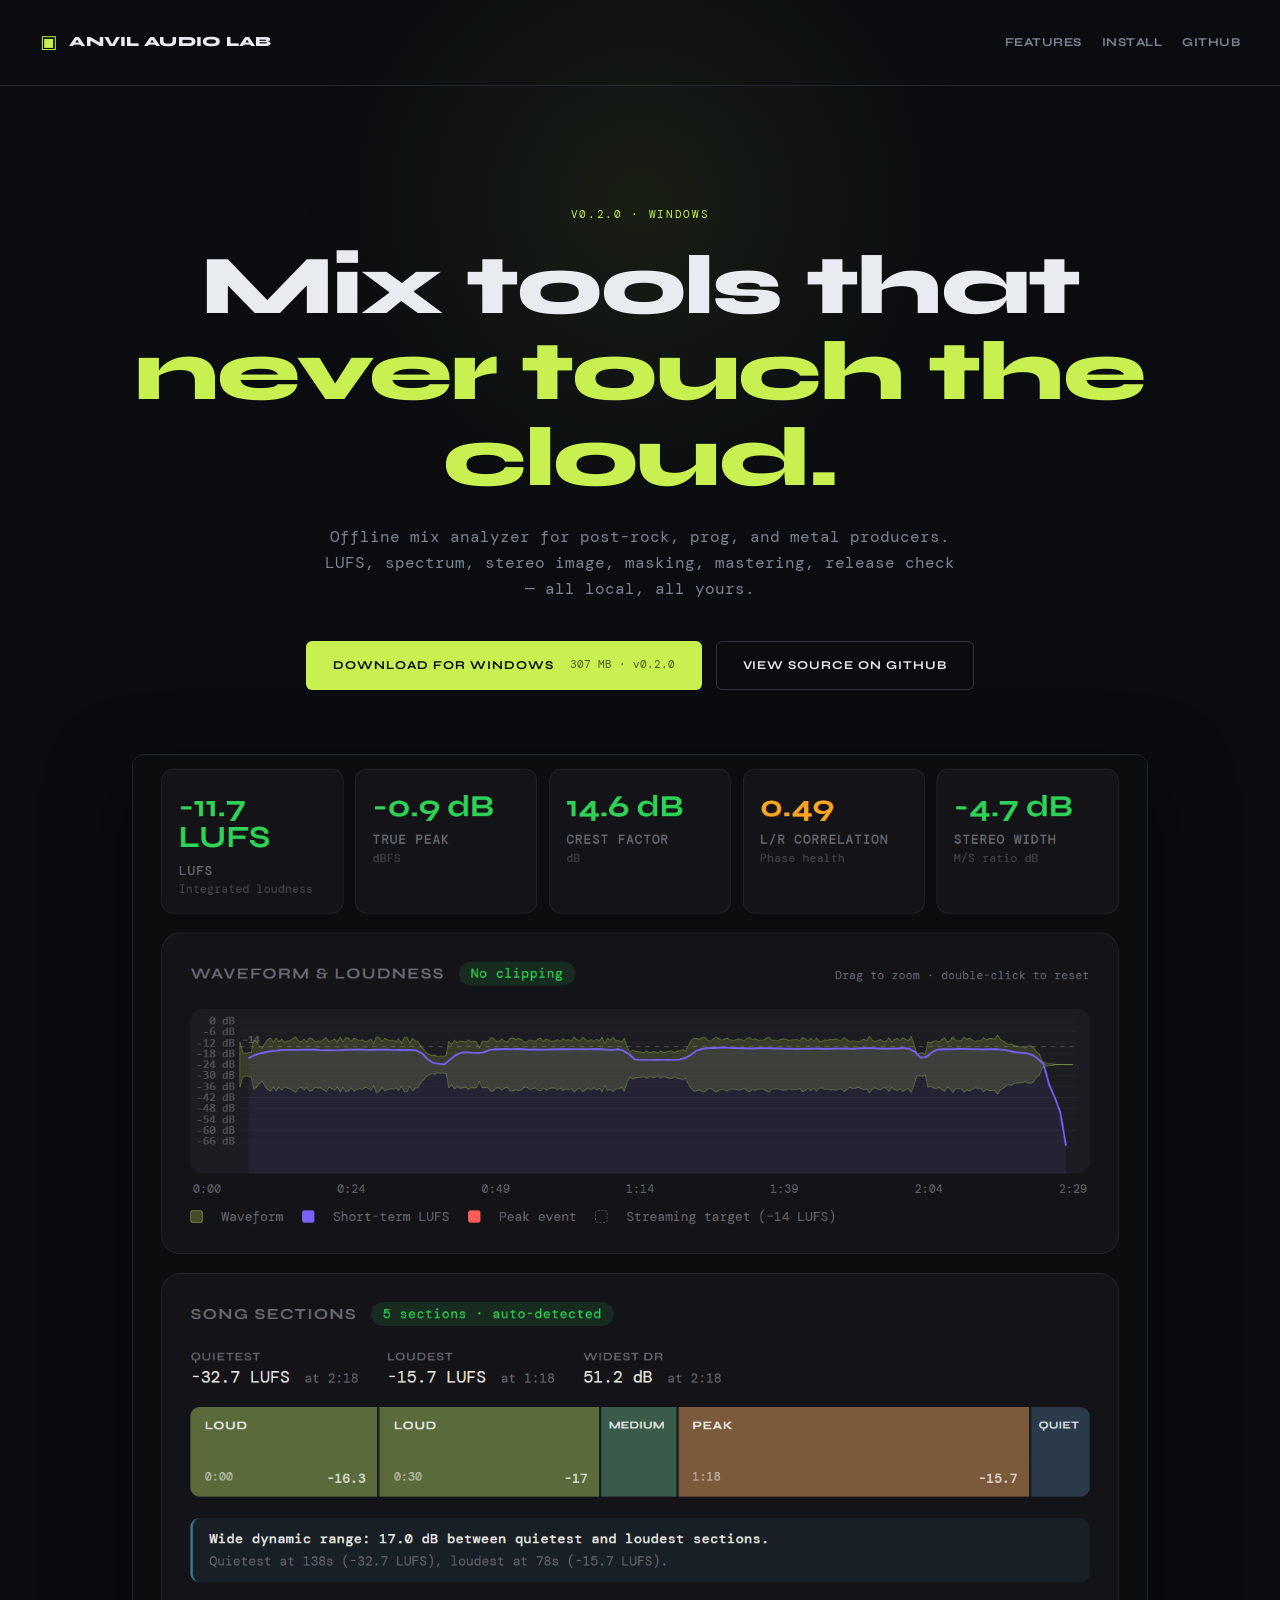
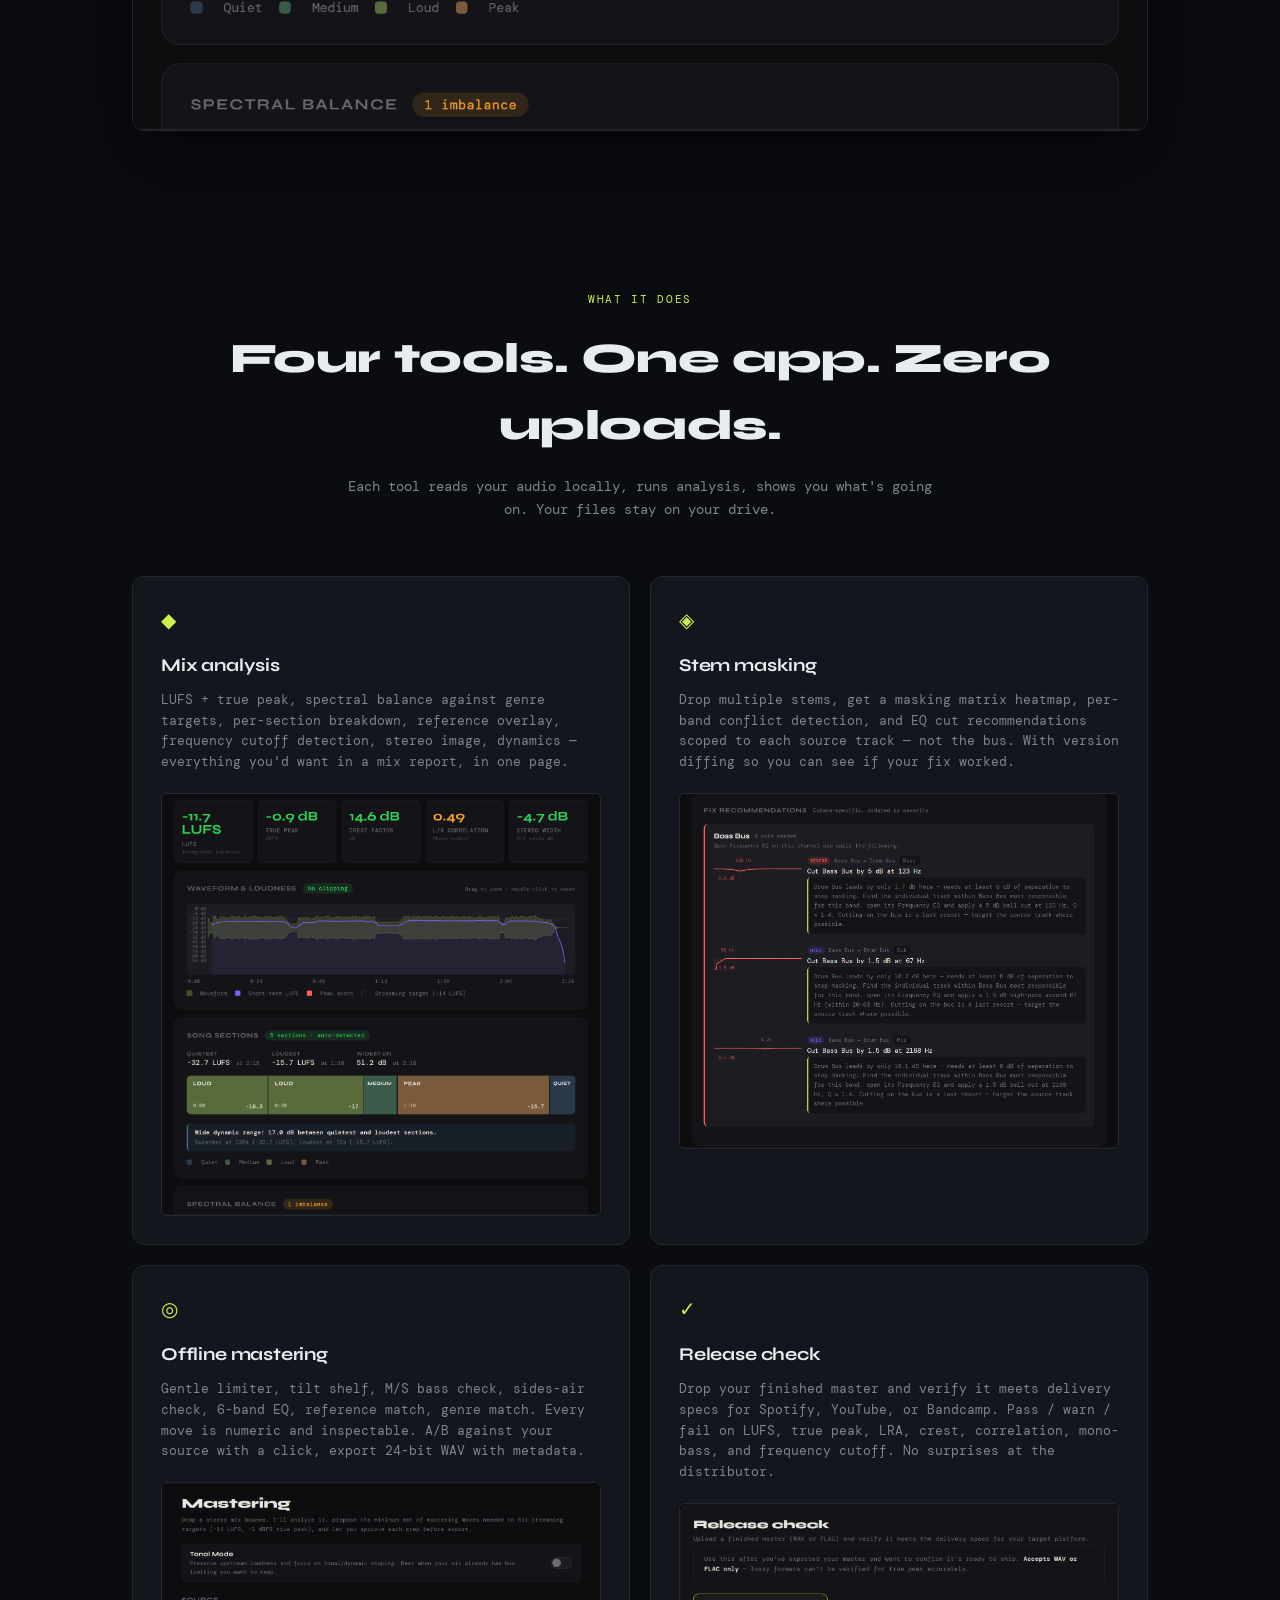
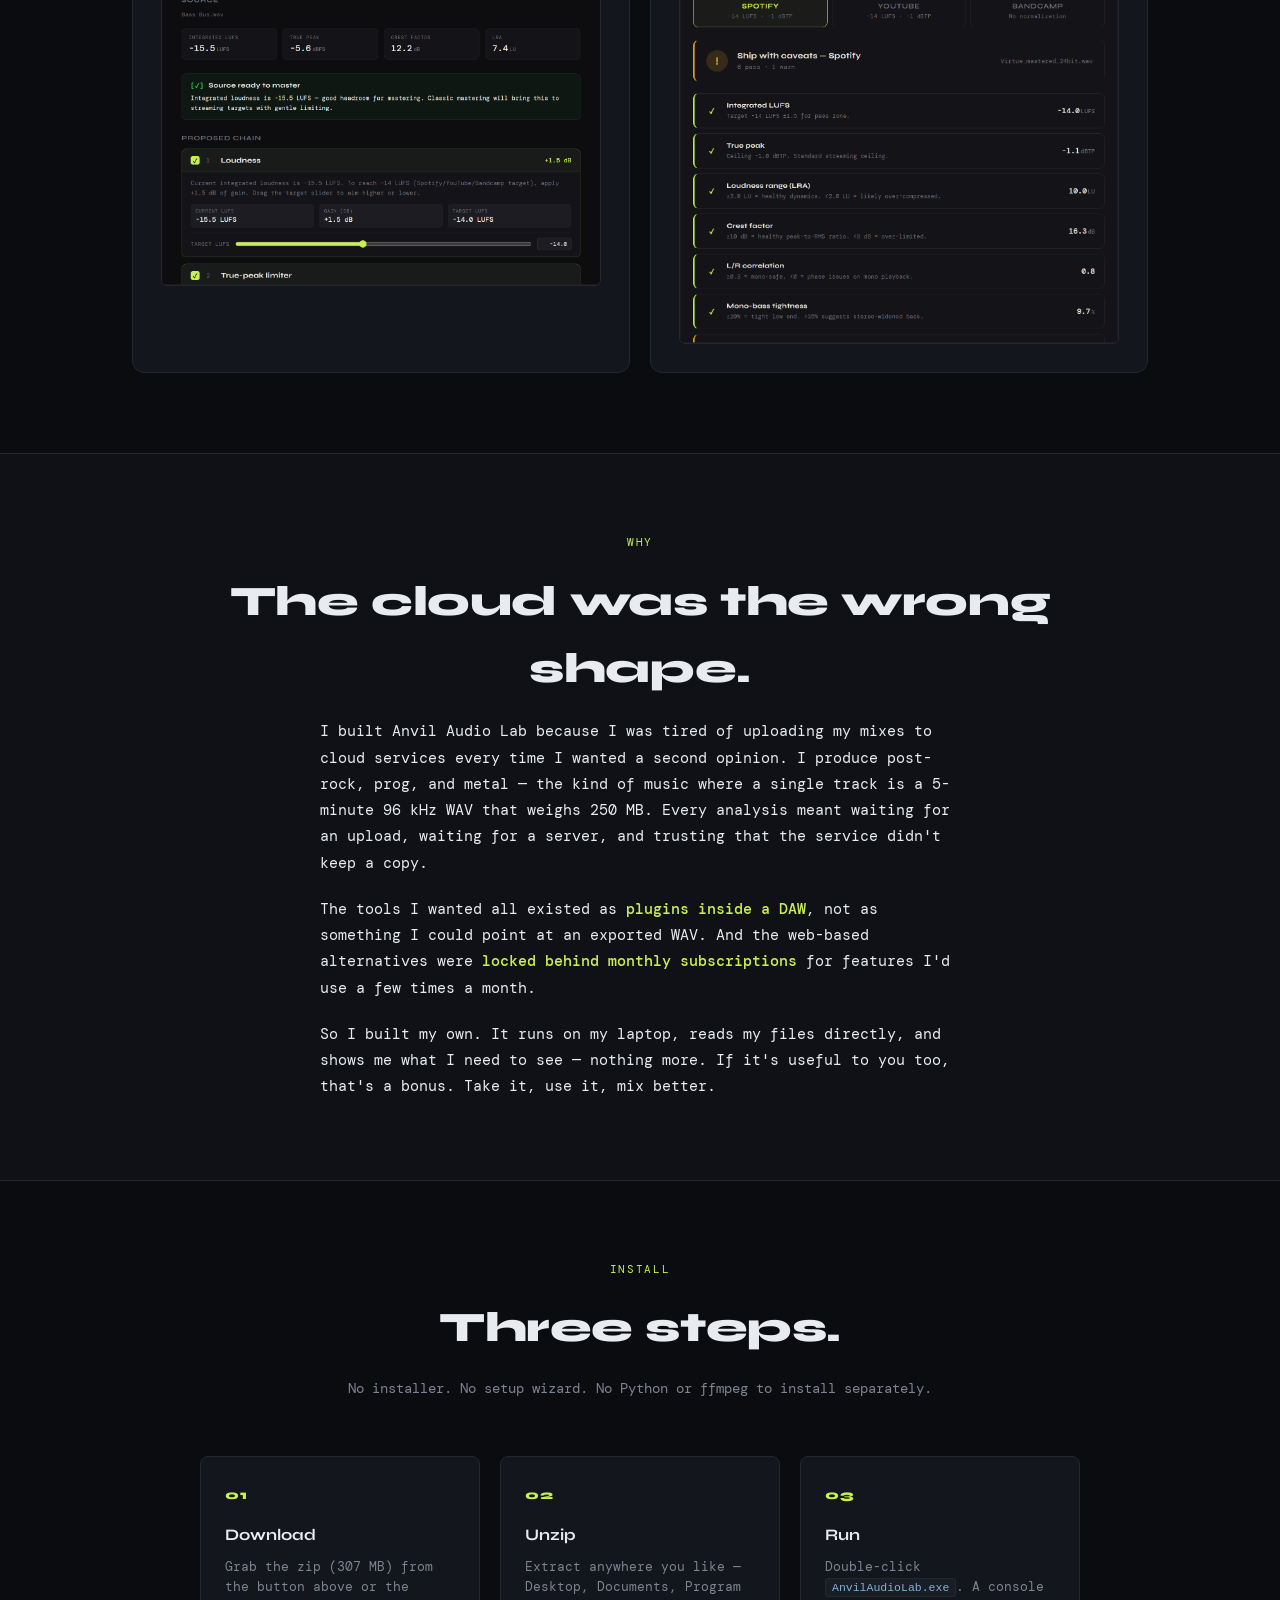
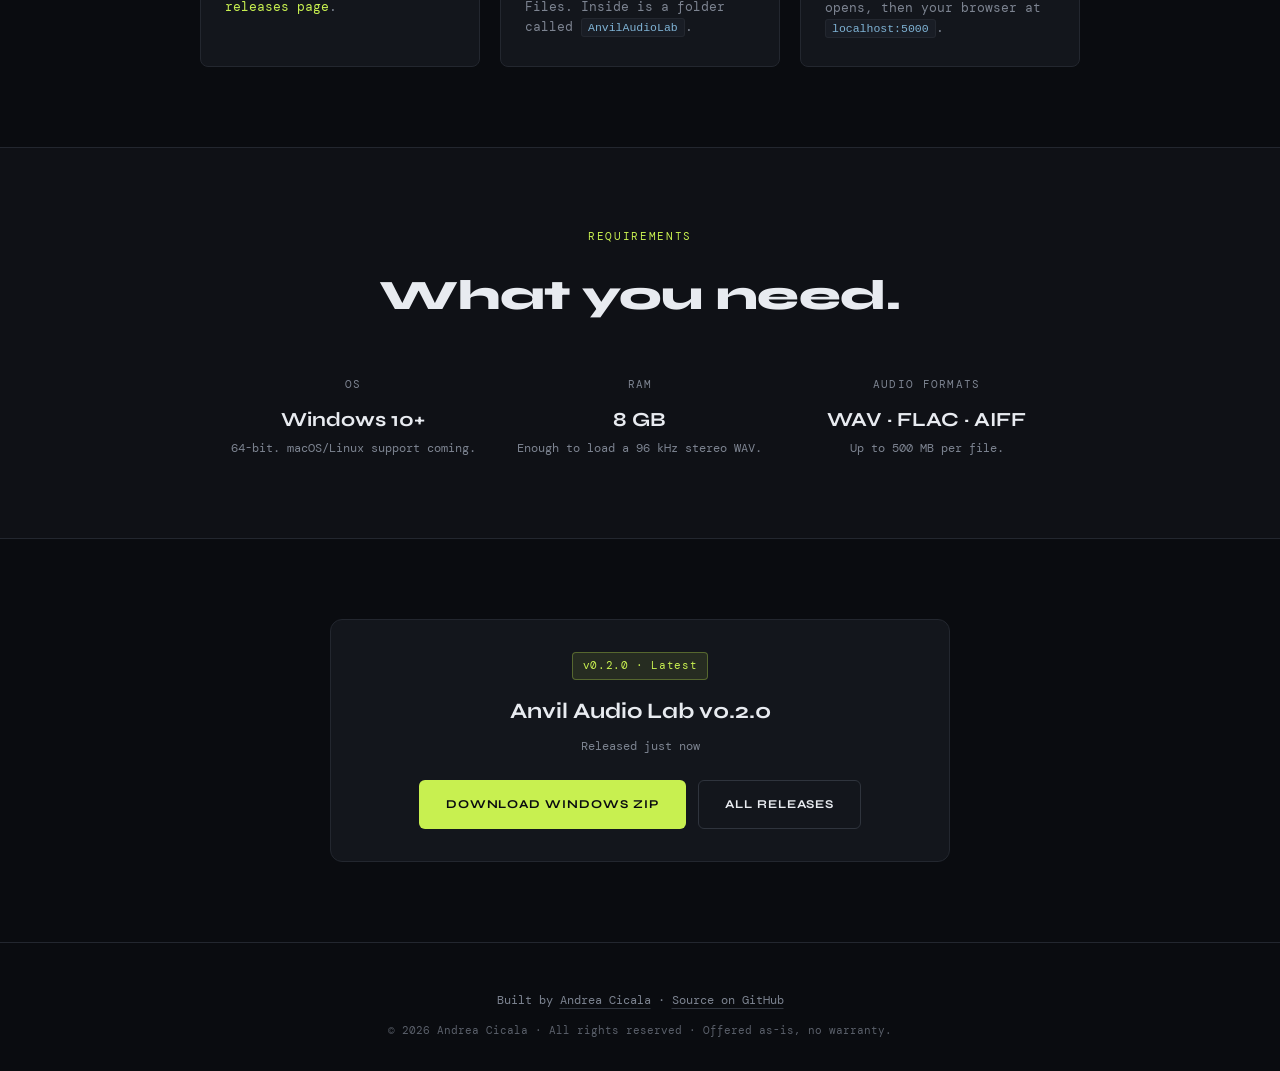
<file: docs/index.html>
<!DOCTYPE html>
<html lang="en">
<head>
  <meta charset="UTF-8" />
  <meta name="viewport" content="width=device-width, initial-scale=1.0" />
  <title>Anvil Audio Lab — Offline mix analyzer</title>
  <meta name="description" content="Offline mix analyzer for post-rock, prog, and metal producers. LUFS, spectrum, stereo, dynamics, release check — no cloud, no uploads.">

  <!-- Open Graph / social cards -->
  <meta property="og:title" content="Anvil Audio Lab">
  <meta property="og:description" content="Offline mix analyzer for post-rock, prog, and metal producers.">
  <meta property="og:image" content="https://andreacicala.github.io/Anvil-Audio-Lab/images/mix-analysis.png">
  <meta property="og:url" content="https://andreacicala.github.io/Anvil-Audio-Lab/">
  <meta property="og:type" content="website">

  <link rel="preconnect" href="https://fonts.googleapis.com">
  <link rel="preconnect" href="https://fonts.gstatic.com" crossorigin>
  <link href="https://fonts.googleapis.com/css2?family=DM+Mono:wght@300;400;500&family=Syne:wght@400;500;700;800&display=swap" rel="stylesheet">

  <style>
    /* ────────────────────────────────────────────────────────────────
       Design tokens — matches the Anvil Audio Lab app's aesthetic.
       Lime-on-black studio look, DM Mono for UI copy, Syne for heads.
    ──────────────────────────────────────────────────────────────── */
    :root {
      --bg0:      #0a0c10;
      --bg1:      #0f1116;
      --bg2:      #13161c;
      --bg3:      #191d25;
      --border:   #23272f;
      --border2:  #2f343d;
      --text:     #e8ebf0;
      --muted:    #7d8491;
      --accent:   #c8f050;
      --accent2:  #7fb3d5;
      --warn:     #f5a623;
      --danger:   #ff5f57;

      --font-head: "Syne", system-ui, sans-serif;
      --font-mono: "DM Mono", ui-monospace, Consolas, monospace;

      --radius:    8px;
      --radius-lg: 12px;
      --maxw:      1080px;
    }

    * { box-sizing: border-box; margin: 0; padding: 0; }
    html { scroll-behavior: smooth; }
    body {
      font-family: var(--font-mono);
      font-size: 14px;
      line-height: 1.6;
      color: var(--text);
      background: var(--bg0);
      -webkit-font-smoothing: antialiased;
      overflow-x: hidden;
    }

    /* Radial accent glow in the hero backdrop */
    body::before {
      content: "";
      position: fixed;
      top: -200px; left: 50%;
      transform: translateX(-50%);
      width: 800px; height: 800px;
      background: radial-gradient(circle, rgba(200,240,80,0.08) 0%, transparent 60%);
      pointer-events: none;
      z-index: 0;
    }

    a { color: var(--accent); text-decoration: none; }
    a:hover { filter: brightness(1.15); }

    /* ── Layout wrapper ───────────────────────────────────────────── */
    .wrap {
      max-width: var(--maxw);
      margin: 0 auto;
      padding: 0 32px;
      position: relative;
      z-index: 1;
    }

    /* ── Top bar ──────────────────────────────────────────────────── */
    header {
      display: flex; align-items: center; justify-content: space-between;
      padding: 28px 40px;
      border-bottom: 1px solid var(--border);
      position: relative;
      z-index: 2;
    }
    .logo {
      display: flex; align-items: center; gap: 12px;
      font-family: var(--font-head);
      font-weight: 800;
      letter-spacing: 0.02em;
      font-size: 14px;
      text-transform: uppercase;
    }
    .logo-icon {
      color: var(--accent);
      font-size: 18px;
    }
    .logo-text {
      color: var(--text);
    }
    .top-links {
      display: flex; gap: 20px;
      font-size: 12px;
      letter-spacing: 0.04em;
      text-transform: uppercase;
    }
    .top-links a {
      color: var(--muted);
      font-family: var(--font-head);
      font-weight: 700;
    }
    .top-links a:hover { color: var(--accent); }

    /* ── Hero ─────────────────────────────────────────────────────── */
    .hero {
      padding: 120px 0 80px;
      text-align: center;
    }
    .hero-kicker {
      font-family: var(--font-mono);
      font-size: 11px;
      letter-spacing: 0.15em;
      text-transform: uppercase;
      color: var(--accent);
      margin-bottom: 20px;
    }
    .hero-title {
      font-family: var(--font-head);
      font-weight: 800;
      font-size: clamp(42px, 7vw, 84px);
      line-height: 1.02;
      letter-spacing: -0.02em;
      color: var(--text);
      margin-bottom: 24px;
    }
    .hero-title .accent { color: var(--accent); }
    .hero-tagline {
      font-size: 16px;
      line-height: 1.6;
      color: var(--muted);
      max-width: 640px;
      margin: 0 auto 40px;
    }
    .hero-actions {
      display: flex; gap: 14px; justify-content: center;
      flex-wrap: wrap;
    }
    .btn {
      display: inline-flex; align-items: center; gap: 10px;
      padding: 14px 26px;
      border-radius: 6px;
      font-family: var(--font-head);
      font-size: 12px;
      font-weight: 700;
      letter-spacing: 0.08em;
      text-transform: uppercase;
      cursor: pointer;
      transition: all 0.15s;
      border: 1px solid transparent;
    }
    .btn-primary {
      background: var(--accent);
      color: var(--bg0);
    }
    .btn-primary:hover {
      filter: brightness(1.1);
      transform: translateY(-1px);
    }
    .btn-secondary {
      background: transparent;
      color: var(--text);
      border-color: var(--border2);
    }
    .btn-secondary:hover {
      border-color: var(--accent);
      color: var(--accent);
    }
    .btn-meta {
      font-family: var(--font-mono);
      font-size: 10.5px;
      font-weight: 400;
      color: rgba(10,12,16,0.65);
      letter-spacing: 0;
      text-transform: none;
      margin-left: 6px;
    }

    /* ── Hero screenshot ──────────────────────────────────────────── */
    .hero-screenshot {
      margin-top: 64px;
      padding: 0;
      border: 1px solid var(--border);
      border-radius: var(--radius-lg);
      overflow: hidden;
      background: var(--bg1);
      box-shadow: 0 30px 80px rgba(0,0,0,0.5);
    }
    .hero-screenshot img {
      display: block;
      width: 100%;
      height: auto;
    }
    .screenshot-placeholder {
      padding: 80px 20px;
      text-align: center;
      color: var(--muted);
      font-size: 12px;
      border: 1px dashed var(--border2);
      background: var(--bg2);
    }

    /* ── Section base ─────────────────────────────────────────────── */
    section {
      padding: 80px 0;
    }
    .section-kicker {
      font-family: var(--font-mono);
      font-size: 11px;
      letter-spacing: 0.15em;
      text-transform: uppercase;
      color: var(--accent);
      margin-bottom: 16px;
      text-align: center;
    }
    .section-title {
      font-family: var(--font-head);
      font-weight: 800;
      font-size: clamp(28px, 4vw, 42px);
      letter-spacing: -0.01em;
      text-align: center;
      color: var(--text);
      margin-bottom: 16px;
    }
    .section-sub {
      color: var(--muted);
      text-align: center;
      font-size: 14px;
      max-width: 600px;
      margin: 0 auto 56px;
    }

    /* ── Features grid ────────────────────────────────────────────── */
    .features {
      display: grid;
      grid-template-columns: 1fr 1fr;
      gap: 20px;
    }
    .feature {
      background: var(--bg2);
      border: 1px solid var(--border);
      border-radius: var(--radius-lg);
      padding: 28px;
      transition: border-color 0.15s;
    }
    .feature:hover { border-color: var(--border2); }
    .feature-icon {
      color: var(--accent);
      font-size: 20px;
      margin-bottom: 14px;
      font-family: var(--font-head);
      font-weight: 700;
    }
    .feature-title {
      font-family: var(--font-head);
      font-size: 18px;
      font-weight: 700;
      color: var(--text);
      margin-bottom: 10px;
      letter-spacing: -0.01em;
    }
    .feature-desc {
      color: var(--muted);
      font-size: 13px;
      line-height: 1.6;
      margin-bottom: 20px;
    }
    .feature-image {
      border-radius: 6px;
      overflow: hidden;
      border: 1px solid var(--border);
      background: var(--bg3);
    }
    .feature-image img {
      display: block;
      width: 100%;
      height: auto;
    }
    .feature-image .screenshot-placeholder {
      padding: 60px 20px;
      font-size: 11px;
    }

    /* ── Story section ────────────────────────────────────────────── */
    .story {
      background: var(--bg1);
      border-top: 1px solid var(--border);
      border-bottom: 1px solid var(--border);
    }
    .story-copy {
      max-width: 640px;
      margin: 0 auto;
      font-size: 15px;
      line-height: 1.75;
      color: var(--text);
    }
    .story-copy p {
      margin-bottom: 20px;
    }
    .story-copy p:last-child { margin-bottom: 0; }
    .story-copy strong {
      color: var(--accent);
      font-weight: 500;
    }

    /* ── Install steps ────────────────────────────────────────────── */
    .steps {
      display: grid;
      grid-template-columns: repeat(3, 1fr);
      gap: 20px;
      max-width: 880px;
      margin: 0 auto;
    }
    .step {
      background: var(--bg2);
      border: 1px solid var(--border);
      border-radius: var(--radius);
      padding: 28px 24px;
      position: relative;
    }
    .step-num {
      font-family: var(--font-head);
      font-size: 13px;
      font-weight: 800;
      color: var(--accent);
      letter-spacing: 0.1em;
      margin-bottom: 16px;
    }
    .step-title {
      font-family: var(--font-head);
      font-size: 16px;
      font-weight: 700;
      color: var(--text);
      margin-bottom: 10px;
    }
    .step-desc {
      color: var(--muted);
      font-size: 12.5px;
      line-height: 1.6;
    }
    .step-desc code {
      background: var(--bg3);
      padding: 2px 6px;
      border-radius: 3px;
      font-size: 11.5px;
      color: var(--accent2);
      border: 1px solid var(--border);
    }

    /* ── Requirements ─────────────────────────────────────────────── */
    .req-grid {
      display: grid;
      grid-template-columns: repeat(3, 1fr);
      gap: 40px;
      max-width: 820px;
      margin: 0 auto;
    }
    .req {
      text-align: center;
    }
    .req-label {
      font-family: var(--font-mono);
      font-size: 10.5px;
      letter-spacing: 0.12em;
      text-transform: uppercase;
      color: var(--muted);
      margin-bottom: 10px;
    }
    .req-value {
      font-family: var(--font-head);
      font-size: 20px;
      font-weight: 700;
      color: var(--text);
      margin-bottom: 4px;
    }
    .req-note {
      font-size: 11.5px;
      color: var(--muted);
    }

    /* ── Version section ─────────────────────────────────────────── */
    .version-card {
      max-width: 620px;
      margin: 0 auto;
      background: var(--bg2);
      border: 1px solid var(--border);
      border-radius: var(--radius-lg);
      padding: 32px;
      text-align: center;
    }
    .version-tag {
      display: inline-block;
      font-family: var(--font-mono);
      font-size: 11px;
      padding: 4px 10px;
      background: rgba(200,240,80,0.1);
      color: var(--accent);
      border: 1px solid rgba(200,240,80,0.3);
      border-radius: 4px;
      letter-spacing: 0.06em;
      margin-bottom: 14px;
    }
    .version-title {
      font-family: var(--font-head);
      font-size: 22px;
      font-weight: 700;
      color: var(--text);
      margin-bottom: 8px;
    }
    .version-date {
      font-size: 12px;
      color: var(--muted);
      margin-bottom: 24px;
    }
    .version-actions {
      display: flex; gap: 12px; justify-content: center;
      flex-wrap: wrap;
    }

    /* ── Footer ───────────────────────────────────────────────────── */
    footer {
      padding: 48px 0 32px;
      border-top: 1px solid var(--border);
      text-align: center;
      font-size: 12px;
      color: var(--muted);
    }
    footer a {
      color: var(--muted);
      text-decoration: underline;
      text-decoration-color: var(--border2);
      text-underline-offset: 4px;
    }
    footer a:hover { color: var(--accent); }
    .footer-main { margin-bottom: 12px; }
    .footer-sub { font-size: 11px; opacity: 0.7; }

    /* ── Responsive ──────────────────────────────────────────────── */
    @media (max-width: 760px) {
      header { padding: 20px; }
      .wrap { padding: 0 20px; }
      .hero { padding: 72px 0 56px; }
      .hero-screenshot { margin-top: 40px; }
      section { padding: 56px 0; }
      .features { grid-template-columns: 1fr; }
      .steps { grid-template-columns: 1fr; }
      .req-grid { grid-template-columns: 1fr; gap: 28px; }
      .top-links { gap: 14px; font-size: 11px; }
    }
  </style>
</head>
<body>
  <header>
    <div class="logo">
      <span class="logo-icon">▣</span>
      <span class="logo-text">ANVIL AUDIO LAB</span>
    </div>
    <nav class="top-links">
      <a href="#features">Features</a>
      <a href="#install">Install</a>
      <a href="https://github.com/AndreaCicala/Anvil-Audio-Lab" target="_blank" rel="noopener">GitHub</a>
    </nav>
  </header>

  <!-- ────────── HERO ────────── -->
  <section class="hero">
    <div class="wrap">
      <div class="hero-kicker">v0.2.0 · Windows</div>
      <h1 class="hero-title">Mix tools that<br><span class="accent">never touch the cloud.</span></h1>
      <p class="hero-tagline">
        Offline mix analyzer for post-rock, prog, and metal producers.
        LUFS, spectrum, stereo image, masking, mastering, release check —
        all local, all yours.
      </p>
      <div class="hero-actions">
        <a class="btn btn-primary" href="https://github.com/AndreaCicala/Anvil-Audio-Lab/releases/latest/download/AnvilAudioLab-v0.2.0-win-x64.zip" id="download-btn">
          Download for Windows
          <span class="btn-meta" id="download-meta">307 MB · v0.2.0</span>
        </a>
        <a class="btn btn-secondary" href="https://github.com/AndreaCicala/Anvil-Audio-Lab" target="_blank" rel="noopener">
          View source on GitHub
        </a>
      </div>

      <!-- Hero screenshot: main mix analysis page -->
      <div class="hero-screenshot">
        <img src="images/mix-analysis.png" alt="Anvil Audio Lab mix analysis page"
             onerror="this.style.display='none';this.nextElementSibling.style.display='block'">
        <div class="screenshot-placeholder" style="display:none">
          [ Screenshot: docs/images/mix-analysis.png ]<br>
          Drop your screenshot here with this filename.
        </div>
      </div>
    </div>
  </section>

  <!-- ────────── FEATURES ────────── -->
  <section id="features">
    <div class="wrap">
      <div class="section-kicker">What it does</div>
      <h2 class="section-title">Four tools. One app. Zero uploads.</h2>
      <p class="section-sub">
        Each tool reads your audio locally, runs analysis, shows you what's
        going on. Your files stay on your drive.
      </p>

      <div class="features">
        <!-- Mix analysis -->
        <div class="feature">
          <div class="feature-icon">◆</div>
          <h3 class="feature-title">Mix analysis</h3>
          <p class="feature-desc">
            LUFS + true peak, spectral balance against genre targets,
            per-section breakdown, reference overlay, frequency cutoff
            detection, stereo image, dynamics — everything you'd want
            in a mix report, in one page.
          </p>
          <div class="feature-image">
            <img src="images/mix-analysis.png" alt="Mix analysis page"
                 onerror="this.style.display='none';this.nextElementSibling.style.display='block'">
            <div class="screenshot-placeholder" style="display:none">
              images/mix-analysis.png
            </div>
          </div>
        </div>

        <!-- Stem masking -->
        <div class="feature">
          <div class="feature-icon">◈</div>
          <h3 class="feature-title">Stem masking</h3>
          <p class="feature-desc">
            Drop multiple stems, get a masking matrix heatmap, per-band
            conflict detection, and EQ cut recommendations scoped to each
            source track — not the bus. With version diffing so you can
            see if your fix worked.
          </p>
          <div class="feature-image">
            <img src="images/stems.png" alt="Stem masking page"
                 onerror="this.style.display='none';this.nextElementSibling.style.display='block'">
            <div class="screenshot-placeholder" style="display:none">
              images/stems.png
            </div>
          </div>
        </div>

        <!-- Mastering -->
        <div class="feature">
          <div class="feature-icon">◎</div>
          <h3 class="feature-title">Offline mastering</h3>
          <p class="feature-desc">
            Gentle limiter, tilt shelf, M/S bass check, sides-air check,
            6-band EQ, reference match, genre match. Every move is numeric
            and inspectable. A/B against your source with a click, export
            24-bit WAV with metadata.
          </p>
          <div class="feature-image">
            <img src="images/master.png" alt="Mastering page"
                 onerror="this.style.display='none';this.nextElementSibling.style.display='block'">
            <div class="screenshot-placeholder" style="display:none">
              images/master.png
            </div>
          </div>
        </div>

        <!-- Release check -->
        <div class="feature">
          <div class="feature-icon">✓</div>
          <h3 class="feature-title">Release check</h3>
          <p class="feature-desc">
            Drop your finished master and verify it meets delivery specs
            for Spotify, YouTube, or Bandcamp. Pass / warn / fail on LUFS,
            true peak, LRA, crest, correlation, mono-bass, and frequency
            cutoff. No surprises at the distributor.
          </p>
          <div class="feature-image">
            <img src="images/release.png" alt="Release check page"
                 onerror="this.style.display='none';this.nextElementSibling.style.display='block'">
            <div class="screenshot-placeholder" style="display:none">
              images/release.png
            </div>
          </div>
        </div>
      </div>
    </div>
  </section>

  <!-- ────────── STORY ────────── -->
  <section class="story">
    <div class="wrap">
      <div class="section-kicker">Why</div>
      <h2 class="section-title">The cloud was the wrong shape.</h2>

      <div class="story-copy">
        <p>
          I built Anvil Audio Lab because I was tired of uploading my mixes
          to cloud services every time I wanted a second opinion. I produce
          post-rock, prog, and metal — the kind of music where a single
          track is a 5-minute 96 kHz WAV that weighs 250 MB. Every analysis
          meant waiting for an upload, waiting for a server, and trusting
          that the service didn't keep a copy.
        </p>
        <p>
          The tools I wanted all existed as <strong>plugins inside a DAW</strong>,
          not as something I could point at an exported WAV. And the web-based
          alternatives were <strong>locked behind monthly subscriptions</strong>
          for features I'd use a few times a month.
        </p>
        <p>
          So I built my own. It runs on my laptop, reads my files directly,
          and shows me what I need to see — nothing more. If it's useful to
          you too, that's a bonus. Take it, use it, mix better.
        </p>
      </div>
    </div>
  </section>

  <!-- ────────── INSTALL ────────── -->
  <section id="install">
    <div class="wrap">
      <div class="section-kicker">Install</div>
      <h2 class="section-title">Three steps.</h2>
      <p class="section-sub">
        No installer. No setup wizard. No Python or ffmpeg to install separately.
      </p>

      <div class="steps">
        <div class="step">
          <div class="step-num">01</div>
          <div class="step-title">Download</div>
          <div class="step-desc">
            Grab the zip (307 MB) from the button above or the
            <a href="https://github.com/AndreaCicala/Anvil-Audio-Lab/releases" target="_blank" rel="noopener">releases page</a>.
          </div>
        </div>
        <div class="step">
          <div class="step-num">02</div>
          <div class="step-title">Unzip</div>
          <div class="step-desc">
            Extract anywhere you like — Desktop, Documents, Program Files.
            Inside is a folder called <code>AnvilAudioLab</code>.
          </div>
        </div>
        <div class="step">
          <div class="step-num">03</div>
          <div class="step-title">Run</div>
          <div class="step-desc">
            Double-click <code>AnvilAudioLab.exe</code>. A console opens,
            then your browser at <code>localhost:5000</code>.
          </div>
        </div>
      </div>
    </div>
  </section>

  <!-- ────────── REQUIREMENTS ────────── -->
  <section style="background: var(--bg1); border-top: 1px solid var(--border); border-bottom: 1px solid var(--border);">
    <div class="wrap">
      <div class="section-kicker">Requirements</div>
      <h2 class="section-title">What you need.</h2>
      <div style="height: 32px"></div>

      <div class="req-grid">
        <div class="req">
          <div class="req-label">OS</div>
          <div class="req-value">Windows 10+</div>
          <div class="req-note">64-bit. macOS/Linux support coming.</div>
        </div>
        <div class="req">
          <div class="req-label">RAM</div>
          <div class="req-value">8 GB</div>
          <div class="req-note">Enough to load a 96 kHz stereo WAV.</div>
        </div>
        <div class="req">
          <div class="req-label">Audio formats</div>
          <div class="req-value">WAV · FLAC · AIFF</div>
          <div class="req-note">Up to 500 MB per file.</div>
        </div>
      </div>
    </div>
  </section>

  <!-- ────────── VERSION / DOWNLOAD ────────── -->
  <section>
    <div class="wrap">
      <div class="version-card">
        <div class="version-tag" id="version-tag">v0.2.0 · Latest</div>
        <div class="version-title" id="version-title">Anvil Audio Lab v0.2.0</div>
        <div class="version-date" id="version-date">Released just now</div>

        <div class="version-actions">
          <a class="btn btn-primary" href="https://github.com/AndreaCicala/Anvil-Audio-Lab/releases/latest/download/AnvilAudioLab-v0.2.0-win-x64.zip">
            Download Windows zip
          </a>
          <a class="btn btn-secondary" href="https://github.com/AndreaCicala/Anvil-Audio-Lab/releases" target="_blank" rel="noopener">
            All releases
          </a>
        </div>
      </div>
    </div>
  </section>

  <!-- ────────── FOOTER ────────── -->
  <footer>
    <div class="wrap">
      <div class="footer-main">
        Built by <a href="https://github.com/AndreaCicala" target="_blank" rel="noopener">Andrea Cicala</a> ·
        <a href="https://github.com/AndreaCicala/Anvil-Audio-Lab" target="_blank" rel="noopener">Source on GitHub</a>
      </div>
      <div class="footer-sub">
        © 2026 Andrea Cicala · All rights reserved · Offered as-is, no warranty.
      </div>
    </div>
  </footer>

  <script>
    /*
     * Fetch the latest release from the GitHub API and update the version
     * card + download button. Runs after DOMContentLoaded. If the fetch
     * fails for any reason (network, rate limit, API change), we silently
     * fall back to the hardcoded v0.2.0 values in the HTML — so the page
     * is always usable, even when offline.
     */
    (function () {
      "use strict";

      const REPO = "AndreaCicala/Anvil-Audio-Lab";
      const API = `https://api.github.com/repos/${REPO}/releases/latest`;

      function formatDate(iso) {
        if (!iso) return "";
        try {
          const d = new Date(iso);
          return d.toLocaleDateString(undefined, {
            year: "numeric", month: "long", day: "numeric"
          });
        } catch { return ""; }
      }

      function updateDom(release) {
        const tag       = release.tag_name || "v0.2.0";
        const name      = release.name || `Anvil Audio Lab ${tag}`;
        const published = formatDate(release.published_at);

        // Find the Windows zip asset. We match by filename pattern rather
        // than the release name because asset names are stable (shipping
        // convention) but release names might change.
        const winAsset = (release.assets || []).find(
          a => /win[-_]x64\.zip$/i.test(a.name)
        );

        // Update version card
        const tagEl  = document.getElementById("version-tag");
        const titleEl= document.getElementById("version-title");
        const dateEl = document.getElementById("version-date");
        if (tagEl)   tagEl.textContent   = `${tag} · Latest`;
        if (titleEl) titleEl.textContent = name;
        if (dateEl)  dateEl.textContent  = published ? `Released ${published}` : "";

        // Update hero download button if we have the Windows asset
        if (winAsset) {
          const sizeMB = Math.round(winAsset.size / 1024 / 1024);
          const btn = document.getElementById("download-btn");
          const meta = document.getElementById("download-meta");
          if (btn)  btn.href = winAsset.browser_download_url;
          if (meta) meta.textContent = `${sizeMB} MB · ${tag}`;

          // Also update the version-card download button
          const cardBtns = document.querySelectorAll(".version-card .btn-primary");
          cardBtns.forEach(b => b.href = winAsset.browser_download_url);
        }
      }

      fetch(API, { headers: { "Accept": "application/vnd.github+json" } })
        .then(r => r.ok ? r.json() : Promise.reject(r.status))
        .then(updateDom)
        .catch(err => {
          // Fail silently — the static content is fine as-is.
          console.log("Could not fetch latest release:", err);
        });
    })();
  </script>
</body>
</html>
</file>
